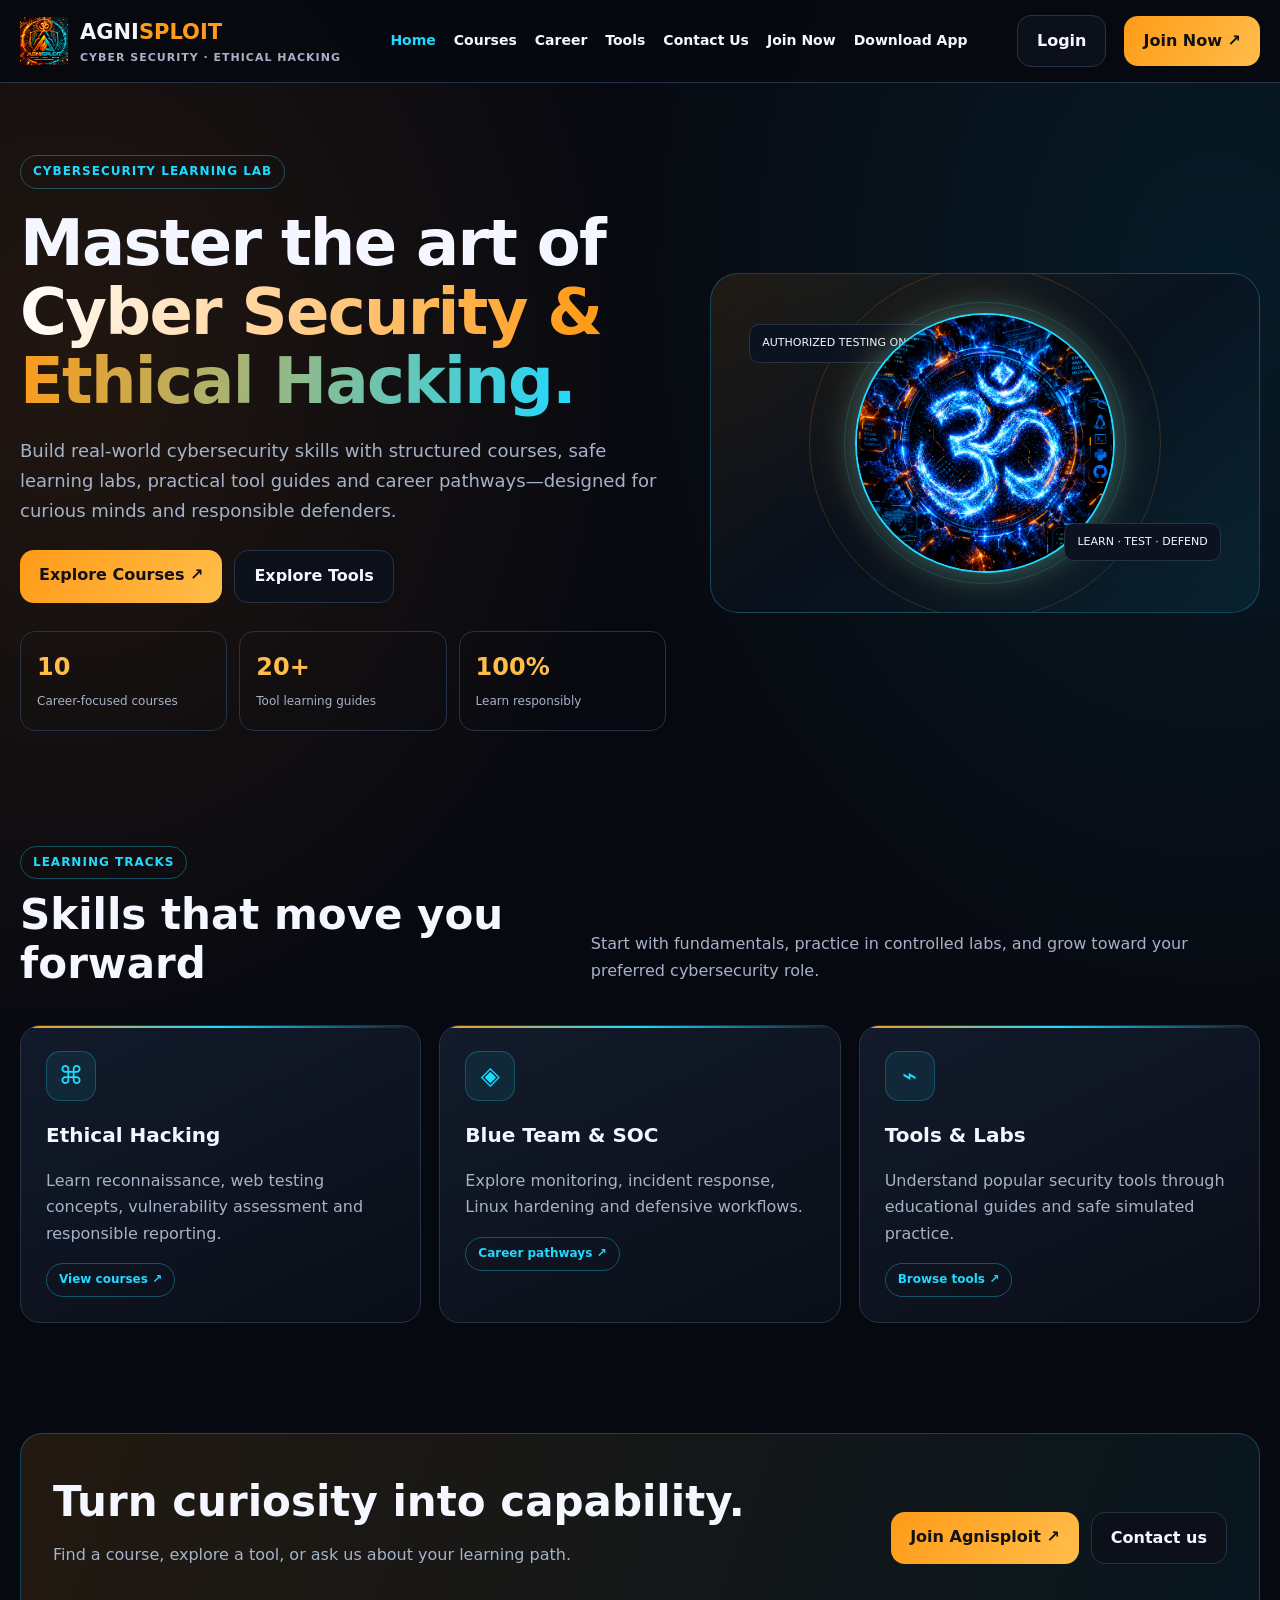
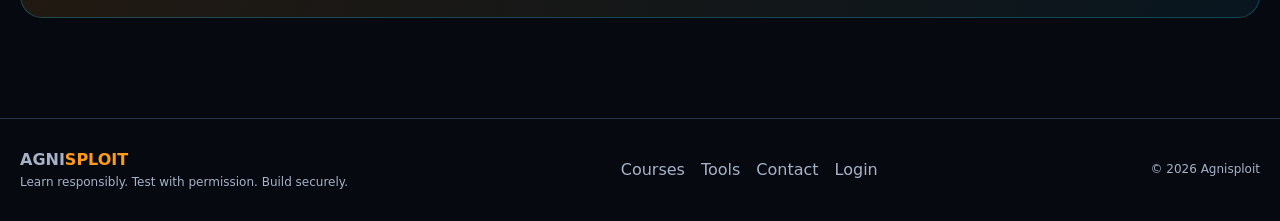
<file: index.html>
<!doctype html>
<html lang="en">

<head>
    <meta charset="utf-8">
    <meta name="viewport" content="width=device-width,initial-scale=1">
    <meta name="theme-color" content="#070910">
    <meta name="description"
        content="Agnisploit cybersecurity learning, Ethical Hacking courses, security tool guides and career pathways.">
    <title>Agnisploit | Cybersecurity Learning Lab</title>
    <link rel="icon" href="assets/logo.svg">
    <link rel="stylesheet" href="assets/style.css">
</head>

<body>
    <header>
        <div class="wrap nav"><a class="brand" href="index.html"><img src="assets/logo.svg" alt="Om">
                <div>AGNI<span>SPLOIT</span><small>CYBER SECURITY · ETHICAL HACKING</small></div>
            </a><button class="toggle" aria-label="Toggle menu">☰</button>
            <nav class="links"><a href="index.html" class="active">Home</a><a href="courses.html">Courses</a><a
                    href="career.html">Career</a><a href="tools.html">Tools</a><a href="contact.html">Contact Us</a><a
                    href="join.html">Join Now</a><a href="download.html">Download App</a></nav>
            <div class="actions"><a class="btn outline" href="login.html">Login</a><a class="btn primary"
                    href="join.html">Join Now ↗</a></div>
        </div>
    </header>
    <main>
        <section class="wrap hero">
            <div><span class="eyebrow">Cybersecurity learning lab</span>
                <h1>Master the art of <span>Cyber Security & Ethical Hacking.</span></h1>
                <p class="lead">Build real-world cybersecurity skills with structured courses, safe learning labs,
                    practical tool guides and career pathways—designed for curious minds and responsible defenders.</p>
                <div class="hero-actions"><a class="btn primary" href="courses.html">Explore Courses ↗</a><a class="btn"
                        href="tools.html">Explore Tools</a></div>
                <div class="stats">
                    <div class="stat"><strong>10</strong><span>Career-focused courses</span></div>
                    <div class="stat"><strong>20+</strong><span>Tool learning guides</span></div>
                    <div class="stat"><strong>100%</strong><span>Learn responsibly</span></div>
                </div>
            </div>
           
<div class="visual">
    <div class="float f1">AUTHORIZED TESTING ONLY</div>

    <img src="assets\agnisploit-photo.png.png"
         alt="Agnisploit Cybersecurity"
         class="hero-photo">

    <div class="float f2">LEARN · TEST · DEFEND</div>
</div>

        </section>
        <section class="section">
            <div class="wrap">
                <div class="head">
                    <div><span class="eyebrow">Learning tracks</span>
                        <h2>Skills that move you forward</h2>
                    </div>
                    <p>Start with fundamentals, practice in controlled labs, and grow toward your preferred
                        cybersecurity role.</p>
                </div>
                <div class="grid">
                    <article class="card">
                        <div class="icon">⌘</div>
                        <h3>Ethical Hacking</h3>
                        <p>Learn reconnaissance, web testing concepts, vulnerability assessment and responsible
                            reporting.</p><a class="tag" href="courses.html">View courses ↗</a>
                    </article>
                    <article class="card">
                        <div class="icon">◈</div>
                        <h3>Blue Team & SOC</h3>
                        <p>Explore monitoring, incident response, Linux hardening and defensive workflows.</p><a
                            class="tag" href="career.html">Career pathways ↗</a>
                    </article>
                    <article class="card">
                        <div class="icon">⌁</div>
                        <h3>Tools & Labs</h3>
                        <p>Understand popular security tools through educational guides and safe simulated practice.</p>
                        <a class="tag" href="tools.html">Browse tools ↗</a>
                    </article>
                </div>
            </div>
        </section>
        <section class="section">
            <div class="wrap cta">
                <div>
                    <h2>Turn curiosity into capability.</h2>
                    <p class="muted">Find a course, explore a tool, or ask us about your learning path.</p>
                </div>
                <div class="hero-actions"><a class="btn primary" href="join.html">Join Agnisploit ↗</a><a class="btn"
                        href="contact.html">Contact us</a></div>
            </div>
        </section>
    </main>
    <footer class="footer">
        <div class="wrap foot">
            <div><b>AGNI<span style="color:var(--orange)">SPLOIT</span></b>
                <div class="fine">Learn responsibly. Test with permission. Build securely.</div>
            </div>
            <div class="footlinks"><a href="courses.html">Courses</a><a href="tools.html">Tools</a><a
                    href="contact.html">Contact</a><a href="login.html">Login</a></div><span class="fine">© <span
                    id="year">2026</span> Agnisploit</span>
        </div>
    </footer>
    <script>document.querySelector('.toggle')?.addEventListener('click', () => document.querySelector('.links').classList.toggle('open')); document.getElementById('year').textContent = new Date().getFullYear();</script>
</body>

</html>
</file>
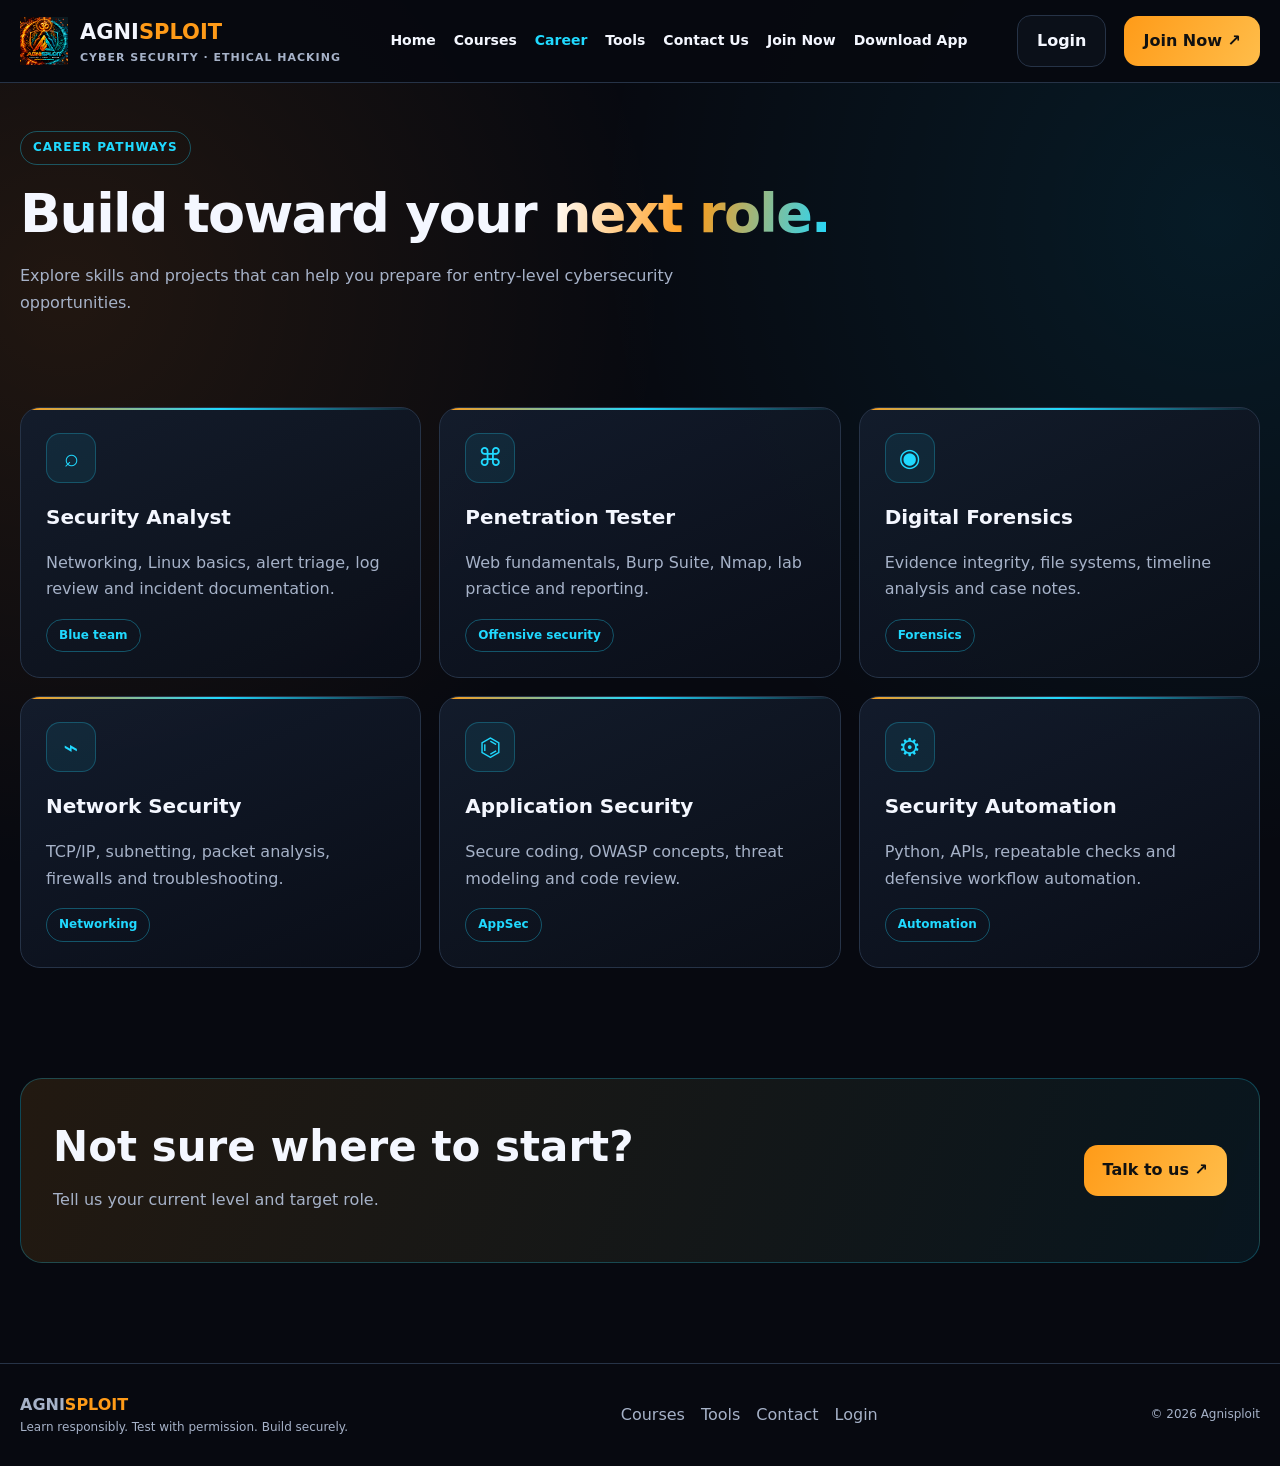
<file: career.html>
<!doctype html>
<html lang="en"><head><meta charset="utf-8"><meta name="viewport" content="width=device-width,initial-scale=1"><meta name="theme-color" content="#070910"><meta name="description" content="Agnisploit cybersecurity learning, ethical hacking courses, security tool guides and career pathways."><title>Cybersecurity Careers | Agnisploit</title><link rel="icon" href="assets/logo.svg"><link rel="stylesheet" href="assets/style.css"></head><body>
<header><div class="wrap nav"><a class="brand" href="index.html"><img src="assets/logo.svg" alt="Om"><div>AGNI<span>SPLOIT</span><small>CYBER SECURITY · ETHICAL HACKING</small></div></a><button class="toggle" aria-label="Toggle menu">☰</button><nav class="links"><a href="index.html">Home</a><a href="courses.html">Courses</a><a href="career.html" class="active">Career</a><a href="tools.html">Tools</a><a href="contact.html">Contact Us</a><a href="join.html">Join Now</a><a href="download.html">Download App</a></nav><div class="actions"><a class="btn outline" href="login.html">Login</a><a class="btn primary" href="join.html">Join Now ↗</a></div></div></header><main><section class="wrap pagehero"><span class="eyebrow">Career pathways</span><h1>Build toward your <span>next role.</span></h1><p>Explore skills and projects that can help you prepare for entry-level cybersecurity opportunities.</p></section><section class="section"><div class="wrap grid"><article class="card"><div class="icon">⌕</div><h3>Security Analyst</h3><p>Networking, Linux basics, alert triage, log review and incident documentation.</p><span class="tag">Blue team</span></article><article class="card"><div class="icon">⌘</div><h3>Penetration Tester</h3><p>Web fundamentals, Burp Suite, Nmap, lab practice and reporting.</p><span class="tag">Offensive security</span></article><article class="card"><div class="icon">◉</div><h3>Digital Forensics</h3><p>Evidence integrity, file systems, timeline analysis and case notes.</p><span class="tag">Forensics</span></article><article class="card"><div class="icon">⌁</div><h3>Network Security</h3><p>TCP/IP, subnetting, packet analysis, firewalls and troubleshooting.</p><span class="tag">Networking</span></article><article class="card"><div class="icon">⌬</div><h3>Application Security</h3><p>Secure coding, OWASP concepts, threat modeling and code review.</p><span class="tag">AppSec</span></article><article class="card"><div class="icon">⚙</div><h3>Security Automation</h3><p>Python, APIs, repeatable checks and defensive workflow automation.</p><span class="tag">Automation</span></article></div></section><section class="section"><div class="wrap cta"><div><h2>Not sure where to start?</h2><p class="muted">Tell us your current level and target role.</p></div><a class="btn primary" href="contact.html">Talk to us ↗</a></div></section></main>
<footer class="footer"><div class="wrap foot"><div><b>AGNI<span style="color:var(--orange)">SPLOIT</span></b><div class="fine">Learn responsibly. Test with permission. Build securely.</div></div><div class="footlinks"><a href="courses.html">Courses</a><a href="tools.html">Tools</a><a href="contact.html">Contact</a><a href="login.html">Login</a></div><span class="fine">© <span id="year">2026</span> Agnisploit</span></div></footer>
<script>document.querySelector('.toggle')?.addEventListener('click',()=>document.querySelector('.links').classList.toggle('open'));document.getElementById('year').textContent=new Date().getFullYear();</script></body></html>
</file>
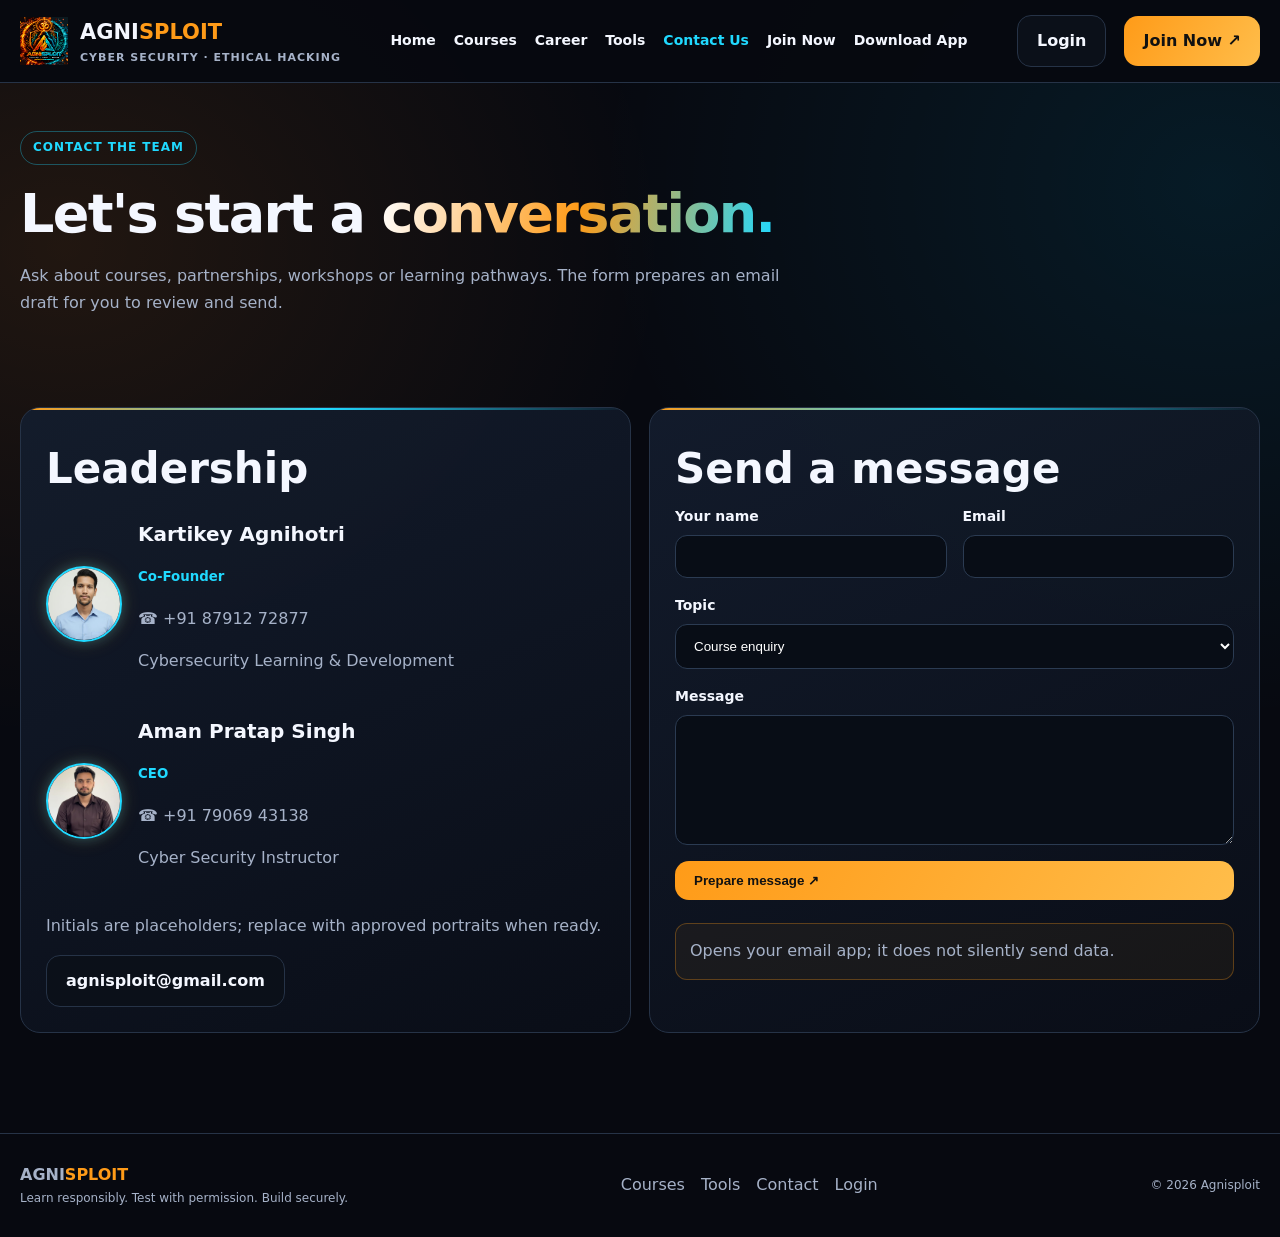
<file: contact.html>
<!doctype html>
<html lang="en">

<head>
    <meta charset="utf-8">
    <meta name="viewport" content="width=device-width,initial-scale=1">
    <meta name="theme-color" content="#070910">
    <meta name="description"
        content="Agnisploit cybersecurity learning, ethical hacking courses, security tool guides and career pathways.">
    <title>Contact Agnisploit</title>
    <link rel="icon" href="assets/logo.svg">
    <link rel="stylesheet" href="assets/style.css">
</head>

<body>
    <header>
        <div class="wrap nav"><a class="brand" href="index.html"><img src="assets/logo.svg" alt="Om">
                <div>AGNI<span>SPLOIT</span><small>CYBER SECURITY · ETHICAL HACKING</small></div>
            </a><button class="toggle" aria-label="Toggle menu">☰</button>
            <nav class="links"><a href="index.html">Home</a><a href="courses.html">Courses</a><a
                    href="career.html">Career</a><a href="tools.html">Tools</a><a href="contact.html"
                    class="active">Contact Us</a><a href="join.html">Join Now</a><a href="download.html">Download
                    App</a></nav>
            <div class="actions"><a class="btn outline" href="login.html">Login</a><a class="btn primary"
                    href="join.html">Join Now ↗</a></div>
        </div>
    </header>
    <main>
        <section class="wrap pagehero"><span class="eyebrow">Contact the team</span>
            <h1>Let's start a <span>conversation.</span></h1>
            <p>Ask about courses, partnerships, workshops or learning pathways. The form prepares an email draft for you
                to review and send.</p>
        </section>
        <section class="section">
            <div class="wrap grid two">
                <article class="card">
                    <h2>Leadership</h2>
                    <div class="profile">
                <img
                    src="assets/kartikey.jpeg"
                    alt="Kartikey Agnihotri - Co-Founder"
                    class="avatar profile-photo"
                >
                <div>
                    <h3>Kartikey Agnihotri</h3>
                    <small>Co-Founder</small>

                    <p class="phone-number">
                        ☎ <a href="tel:+918791272877">+91 87912 72877</a>
                    </p>

                    <p class="muted">Cybersecurity Learning & Development</p>
                </div>
            </div>

            <div class="profile">
                <img
                    src="assets/aman.jpeg"
                    alt="Aman Pratap Singh - CEO"
                    class="avatar profile-photo"
                >
                <div>
                    <h3>Aman Pratap Singh</h3>
                    <small>CEO</small>

                    <p class="phone-number">
                        ☎ <a href="tel:+917906943138">+91 79069 43138</a>
                    </p>

                    <p class="muted">Cyber Security Instructor</p>
                </div>
                    </div>
                    <p class="muted">Initials are placeholders; replace with approved portraits when ready.</p><a
                        class="btn" href="mailto:agnisploit@gmail.com">agnisploit@gmail.com</a>
                </article>
                <article class="card">
                    <h2>Send a message</h2>
                    <form id="contactForm" class="formgrid">
                        <div class="field"><label for="name">Your name</label><input id="name" name="name" required>
                        </div>
                        <div class="field"><label for="email">Email</label><input id="email" name="email" type="email"
                                required></div>
                        <div class="field full"><label for="topic">Topic</label><select id="topic" name="topic">
                                <option>Course enquiry</option>
                                <option>Workshop or partnership</option>
                                <option>General question</option>
                            </select></div>
                        <div class="field full"><label for="message">Message</label><textarea id="message"
                                name="message" required></textarea></div>
                        <div class="field full"><button class="btn primary" type="submit">Prepare message ↗</button>
                            <p id="status" class="notice">Opens your email app; it does not silently send data.</p>
                        </div>
                    </form>
                </article>
            </div>
        </section>
    </main>
    <footer class="footer">
        <div class="wrap foot">
            <div><b>AGNI<span style="color:var(--orange)">SPLOIT</span></b>
                <div class="fine">Learn responsibly. Test with permission. Build securely.</div>
            </div>
            <div class="footlinks"><a href="courses.html">Courses</a><a href="tools.html">Tools</a><a
                    href="contact.html">Contact</a><a href="login.html">Login</a></div><span class="fine">© <span
                    id="year">2026</span> Agnisploit</span>
        </div>
    </footer>
    <script>document.querySelector('.toggle')?.addEventListener('click', () => document.querySelector('.links').classList.toggle('open')); document.getElementById('year').textContent = new Date().getFullYear(); const f = document.getElementById('contactForm'); if (f) f.addEventListener('submit', e => { e.preventDefault(); const d = new FormData(f); const sub = encodeURIComponent('Agnisploit enquiry: ' + d.get('topic')); const b = encodeURIComponent('Name: ' + d.get('name') + '\nEmail: ' + d.get('email') + '\nTopic: ' + d.get('topic') + '\n\n' + d.get('message')); document.getElementById('status').textContent = 'Review the email draft and press Send.'; location.href = 'mailto:agnisploit@gmail.com?subject=' + sub + '&body=' + b })</script>
</body>

</html>
</file>
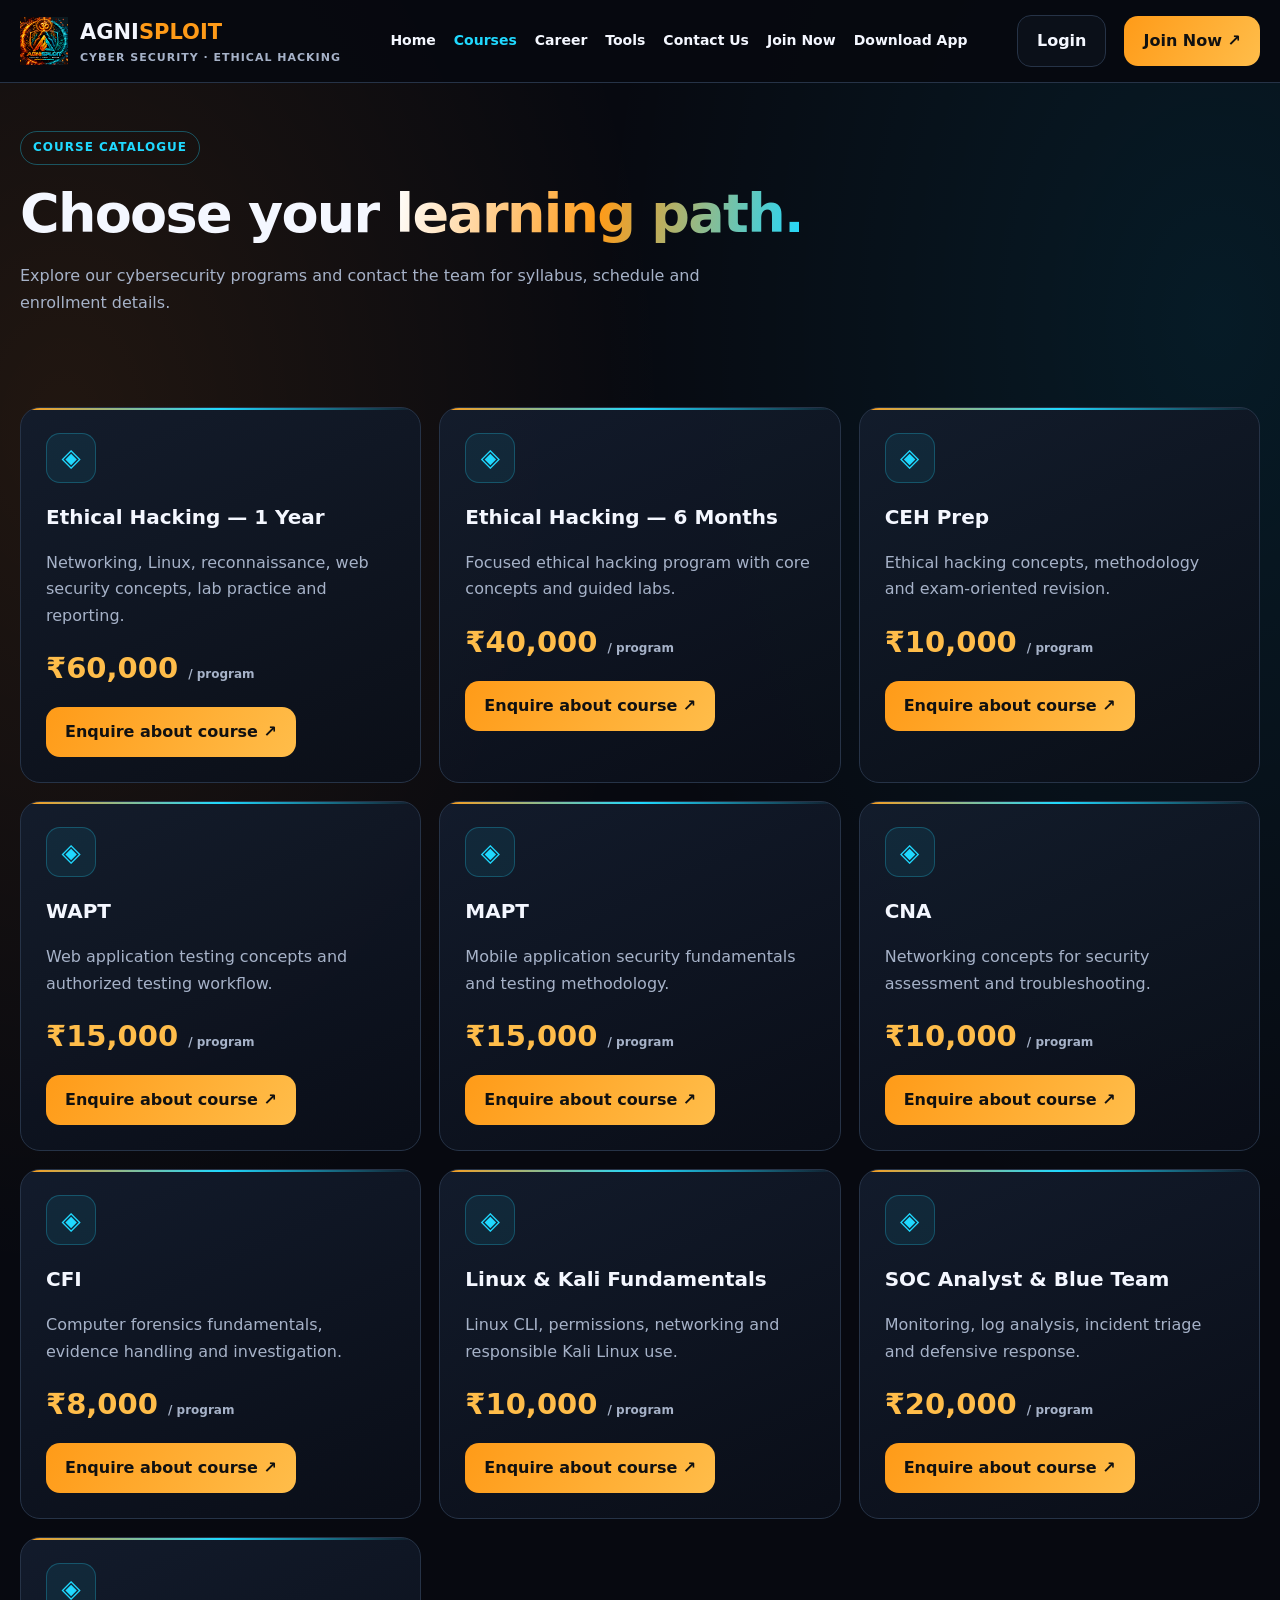
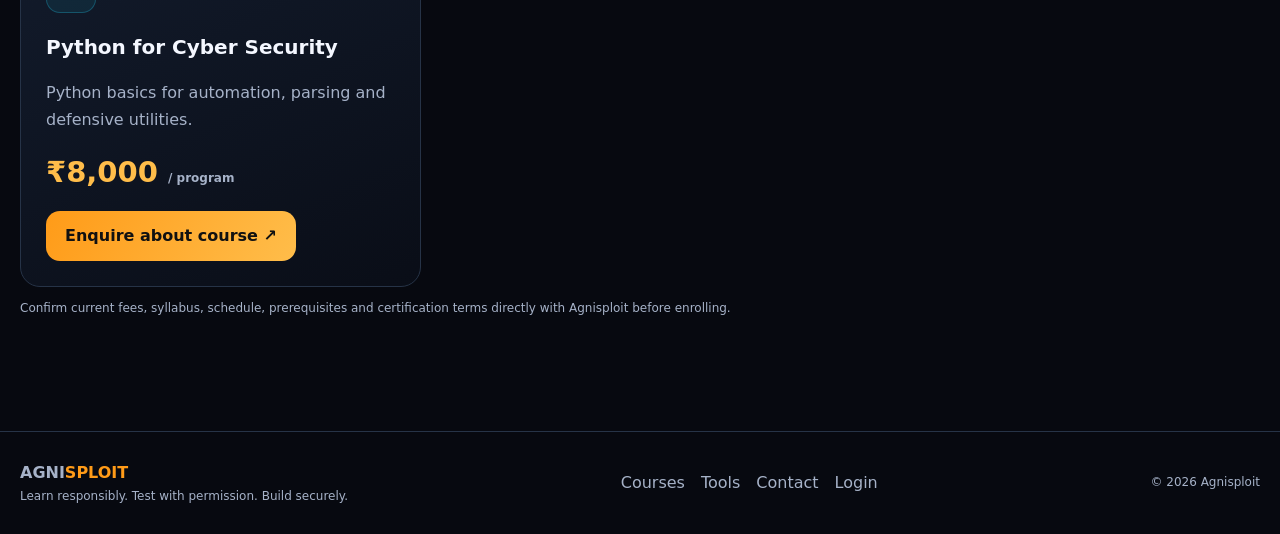
<file: courses.html>
<!doctype html>
<html lang="en"><head><meta charset="utf-8"><meta name="viewport" content="width=device-width,initial-scale=1"><meta name="theme-color" content="#070910"><meta name="description" content="Agnisploit cybersecurity learning, ethical hacking courses, security tool guides and career pathways."><title>Cybersecurity Courses | Agnisploit</title><link rel="icon" href="assets/logo.svg"><link rel="stylesheet" href="assets/style.css"></head><body>
<header><div class="wrap nav"><a class="brand" href="index.html"><img src="assets/logo.svg" alt="Om"><div>AGNI<span>SPLOIT</span><small>CYBER SECURITY · ETHICAL HACKING</small></div></a><button class="toggle" aria-label="Toggle menu">☰</button><nav class="links"><a href="index.html">Home</a><a href="courses.html" class="active">Courses</a><a href="career.html">Career</a><a href="tools.html">Tools</a><a href="contact.html">Contact Us</a><a href="join.html">Join Now</a><a href="download.html">Download App</a></nav><div class="actions"><a class="btn outline" href="login.html">Login</a><a class="btn primary" href="join.html">Join Now ↗</a></div></div></header><main><section class="wrap pagehero"><span class="eyebrow">Course catalogue</span><h1>Choose your <span>learning path.</span></h1><p>Explore our cybersecurity programs and contact the team for syllabus, schedule and enrollment details.</p></section><section class="section"><div class="wrap"><div class="grid"><article class="card"><div class="icon">◈</div><h3>Ethical Hacking — 1 Year</h3><p>Networking, Linux, reconnaissance, web security concepts, lab practice and reporting.</p><div class="price">₹60,000 <small>/ program</small></div><a class="btn primary" href="join.html">Enquire about course ↗</a></article><article class="card"><div class="icon">◈</div><h3>Ethical Hacking — 6 Months</h3><p>Focused ethical hacking program with core concepts and guided labs.</p><div class="price">₹40,000 <small>/ program</small></div><a class="btn primary" href="join.html">Enquire about course ↗</a></article><article class="card"><div class="icon">◈</div><h3>CEH Prep</h3><p>Ethical hacking concepts, methodology and exam-oriented revision.</p><div class="price">₹10,000 <small>/ program</small></div><a class="btn primary" href="join.html">Enquire about course ↗</a></article><article class="card"><div class="icon">◈</div><h3>WAPT</h3><p>Web application testing concepts and authorized testing workflow.</p><div class="price">₹15,000 <small>/ program</small></div><a class="btn primary" href="join.html">Enquire about course ↗</a></article><article class="card"><div class="icon">◈</div><h3>MAPT</h3><p>Mobile application security fundamentals and testing methodology.</p><div class="price">₹15,000 <small>/ program</small></div><a class="btn primary" href="join.html">Enquire about course ↗</a></article><article class="card"><div class="icon">◈</div><h3>CNA</h3><p>Networking concepts for security assessment and troubleshooting.</p><div class="price">₹10,000 <small>/ program</small></div><a class="btn primary" href="join.html">Enquire about course ↗</a></article><article class="card"><div class="icon">◈</div><h3>CFI</h3><p>Computer forensics fundamentals, evidence handling and investigation.</p><div class="price">₹8,000 <small>/ program</small></div><a class="btn primary" href="join.html">Enquire about course ↗</a></article><article class="card"><div class="icon">◈</div><h3>Linux & Kali Fundamentals</h3><p>Linux CLI, permissions, networking and responsible Kali Linux use.</p><div class="price">₹10,000 <small>/ program</small></div><a class="btn primary" href="join.html">Enquire about course ↗</a></article><article class="card"><div class="icon">◈</div><h3>SOC Analyst & Blue Team</h3><p>Monitoring, log analysis, incident triage and defensive response.</p><div class="price">₹20,000 <small>/ program</small></div><a class="btn primary" href="join.html">Enquire about course ↗</a></article><article class="card"><div class="icon">◈</div><h3>Python for Cyber Security</h3><p>Python basics for automation, parsing and defensive utilities.</p><div class="price">₹8,000 <small>/ program</small></div><a class="btn primary" href="join.html">Enquire about course ↗</a></article></div><p class="fine">Confirm current fees, syllabus, schedule, prerequisites and certification terms directly with Agnisploit before enrolling.</p></div></section></main>
<footer class="footer"><div class="wrap foot"><div><b>AGNI<span style="color:var(--orange)">SPLOIT</span></b><div class="fine">Learn responsibly. Test with permission. Build securely.</div></div><div class="footlinks"><a href="courses.html">Courses</a><a href="tools.html">Tools</a><a href="contact.html">Contact</a><a href="login.html">Login</a></div><span class="fine">© <span id="year">2026</span> Agnisploit</span></div></footer>
<script>document.querySelector('.toggle')?.addEventListener('click',()=>document.querySelector('.links').classList.toggle('open'));document.getElementById('year').textContent=new Date().getFullYear();</script></body></html>
</file>
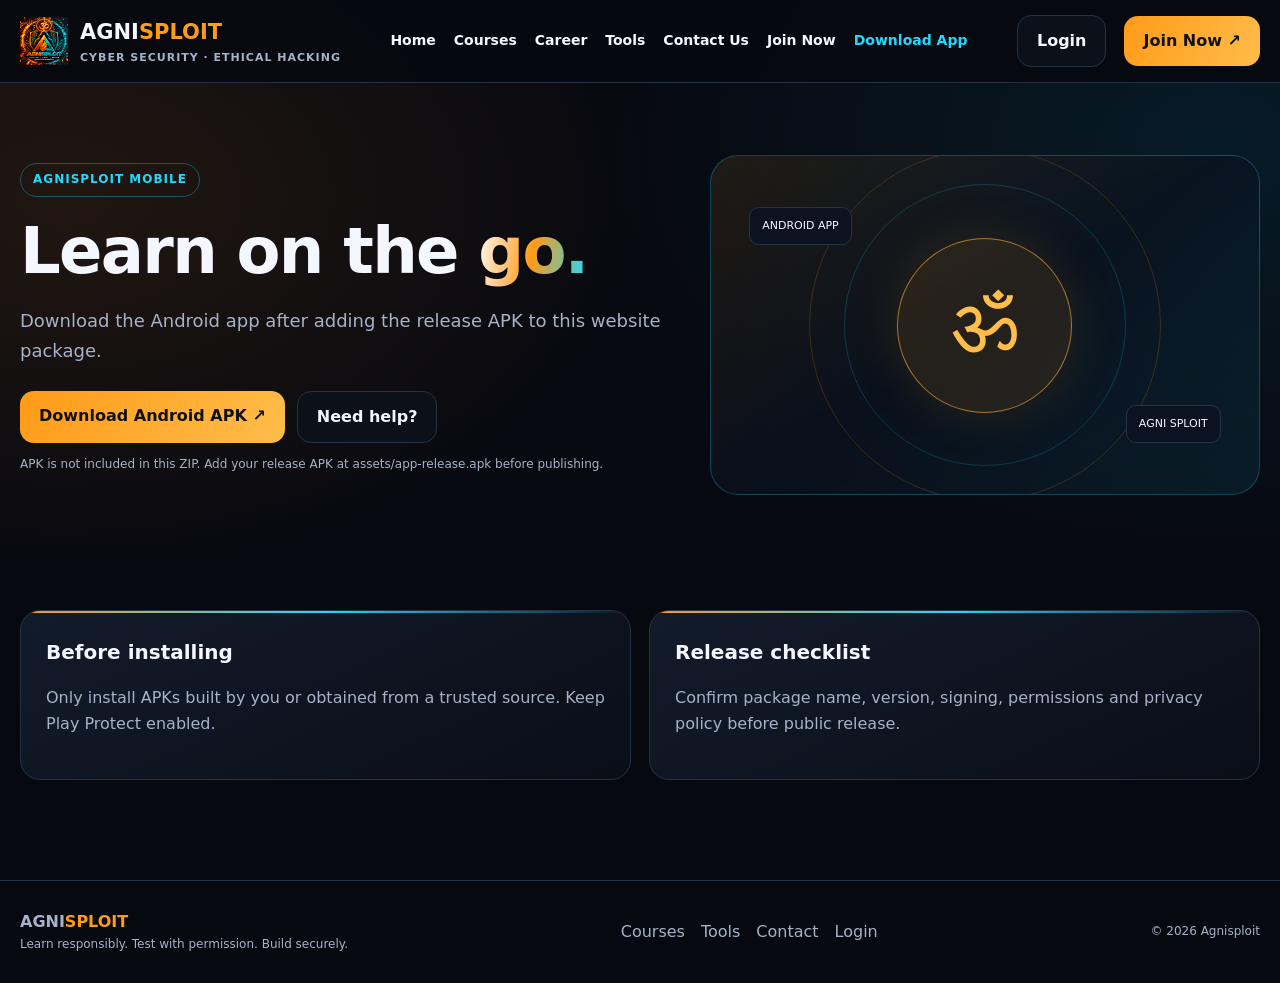
<file: download.html>
<!doctype html>
<html lang="en"><head><meta charset="utf-8"><meta name="viewport" content="width=device-width,initial-scale=1"><meta name="theme-color" content="#070910"><meta name="description" content="Agnisploit cybersecurity learning, ethical hacking courses, security tool guides and career pathways."><title>Download Agnisploit App</title><link rel="icon" href="assets/logo.svg"><link rel="stylesheet" href="assets/style.css"></head><body>
<header><div class="wrap nav"><a class="brand" href="index.html"><img src="assets/logo.svg" alt="Om"><div>AGNI<span>SPLOIT</span><small>CYBER SECURITY · ETHICAL HACKING</small></div></a><button class="toggle" aria-label="Toggle menu">☰</button><nav class="links"><a href="index.html">Home</a><a href="courses.html">Courses</a><a href="career.html">Career</a><a href="tools.html">Tools</a><a href="contact.html">Contact Us</a><a href="join.html">Join Now</a><a href="download.html" class="active">Download App</a></nav><div class="actions"><a class="btn outline" href="login.html">Login</a><a class="btn primary" href="join.html">Join Now ↗</a></div></div></header><main><section class="wrap hero"><div><span class="eyebrow">Agnisploit mobile</span><h1>Learn on the <span>go.</span></h1><p class="lead">Download the Android app after adding the release APK to this website package.</p><div class="hero-actions"><a class="btn primary" href="assets/app-release.apk" download>Download Android APK ↗</a><a class="btn" href="contact.html">Need help?</a></div><p class="fine">APK is not included in this ZIP. Add your release APK at assets/app-release.apk before publishing.</p></div><div class="visual"><div class="orb">ॐ</div><div class="float f1">ANDROID APP</div><div class="float f2">AGNI SPLOIT</div></div></section><section class="section"><div class="wrap grid two"><article class="card"><h3>Before installing</h3><p>Only install APKs built by you or obtained from a trusted source. Keep Play Protect enabled.</p></article><article class="card"><h3>Release checklist</h3><p>Confirm package name, version, signing, permissions and privacy policy before public release.</p></article></div></section></main>
<footer class="footer"><div class="wrap foot"><div><b>AGNI<span style="color:var(--orange)">SPLOIT</span></b><div class="fine">Learn responsibly. Test with permission. Build securely.</div></div><div class="footlinks"><a href="courses.html">Courses</a><a href="tools.html">Tools</a><a href="contact.html">Contact</a><a href="login.html">Login</a></div><span class="fine">© <span id="year">2026</span> Agnisploit</span></div></footer>
<script>document.querySelector('.toggle')?.addEventListener('click',()=>document.querySelector('.links').classList.toggle('open'));document.getElementById('year').textContent=new Date().getFullYear();</script></body></html>
</file>
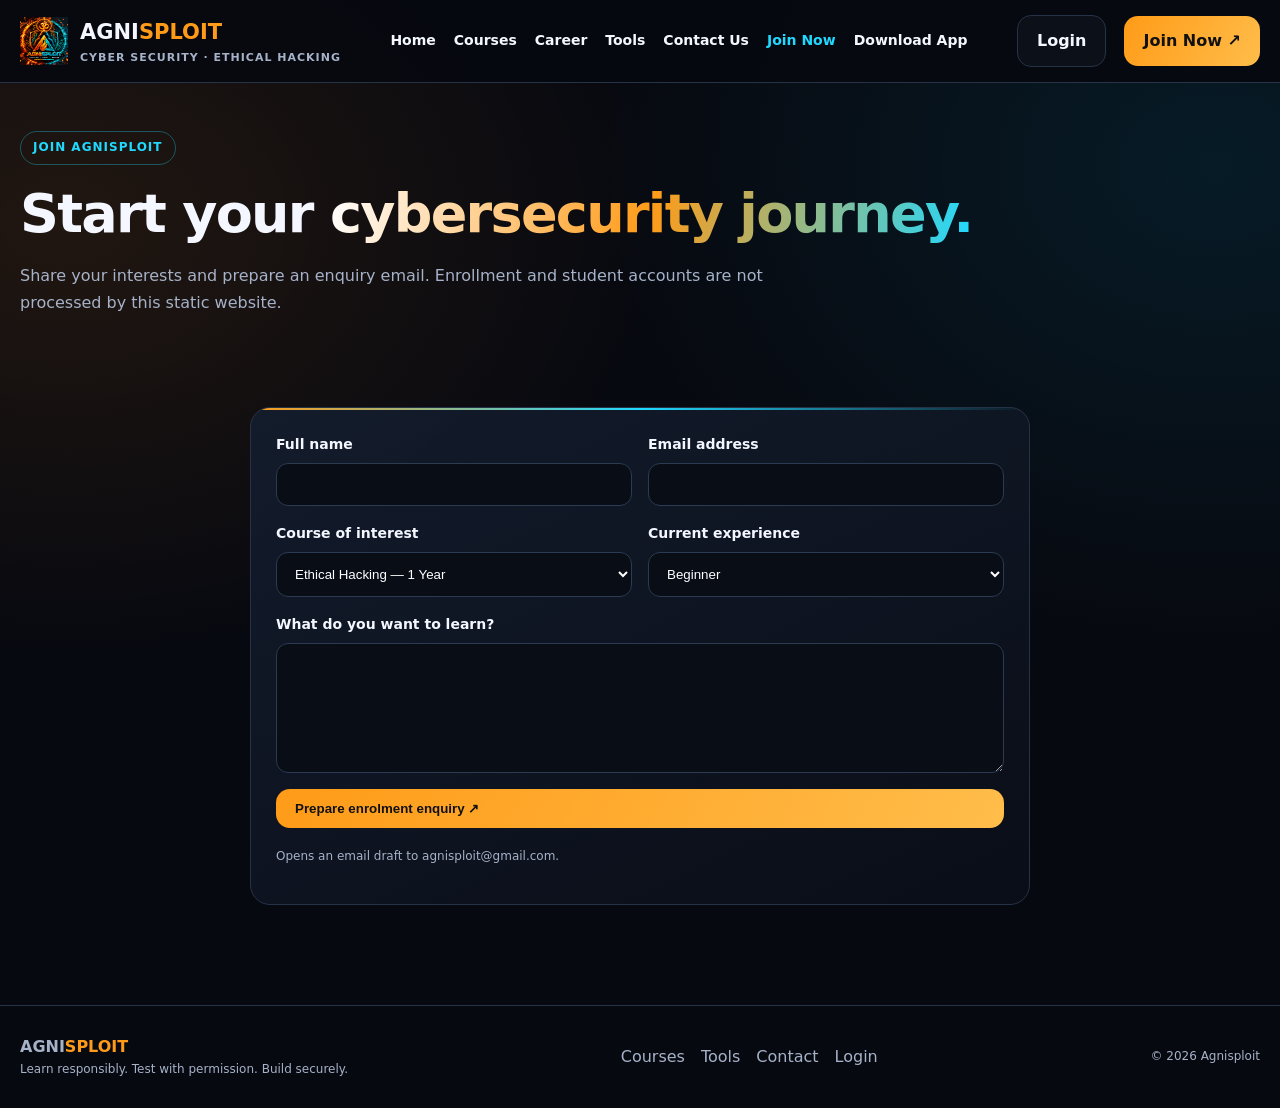
<file: join.html>
<!doctype html>
<html lang="en"><head><meta charset="utf-8"><meta name="viewport" content="width=device-width,initial-scale=1"><meta name="theme-color" content="#070910"><meta name="description" content="Agnisploit cybersecurity learning, ethical hacking courses, security tool guides and career pathways."><title>Join Agnisploit</title><link rel="icon" href="assets/logo.svg"><link rel="stylesheet" href="assets/style.css"></head><body>
<header><div class="wrap nav"><a class="brand" href="index.html"><img src="assets/logo.svg" alt="Om"><div>AGNI<span>SPLOIT</span><small>CYBER SECURITY · ETHICAL HACKING</small></div></a><button class="toggle" aria-label="Toggle menu">☰</button><nav class="links"><a href="index.html">Home</a><a href="courses.html">Courses</a><a href="career.html">Career</a><a href="tools.html">Tools</a><a href="contact.html">Contact Us</a><a href="join.html" class="active">Join Now</a><a href="download.html">Download App</a></nav><div class="actions"><a class="btn outline" href="login.html">Login</a><a class="btn primary" href="join.html">Join Now ↗</a></div></div></header><main><section class="wrap pagehero"><span class="eyebrow">Join Agnisploit</span><h1>Start your <span>cybersecurity journey.</span></h1><p>Share your interests and prepare an enquiry email. Enrollment and student accounts are not processed by this static website.</p></section><section class="section"><div class="wrap"><div class="card formcard"><form id="joinForm" class="formgrid"><div class="field"><label for="fullName">Full name</label><input id="fullName" name="fullName" required></div><div class="field"><label for="joinEmail">Email address</label><input id="joinEmail" name="email" type="email" required></div><div class="field"><label for="course">Course of interest</label><select id="course" name="course"><option>Ethical Hacking — 1 Year</option><option>Ethical Hacking — 6 Months</option><option>CEH Prep</option><option>WAPT</option><option>MAPT</option><option>CNA</option><option>CFI</option><option>Linux & Kali Fundamentals</option><option>SOC Analyst & Blue Team</option><option>Python for Cyber Security</option><option>Not sure yet</option></select></div><div class="field"><label for="level">Current experience</label><select id="level" name="level"><option>Beginner</option><option>Some hands-on practice</option><option>Intermediate</option></select></div><div class="field full"><label for="goals">What do you want to learn?</label><textarea id="goals" name="goals"></textarea></div><div class="field full"><button class="btn primary" type="submit">Prepare enrolment enquiry ↗</button><p id="joinStatus" class="fine">Opens an email draft to agnisploit@gmail.com.</p></div></form></div></div></section></main>
<footer class="footer"><div class="wrap foot"><div><b>AGNI<span style="color:var(--orange)">SPLOIT</span></b><div class="fine">Learn responsibly. Test with permission. Build securely.</div></div><div class="footlinks"><a href="courses.html">Courses</a><a href="tools.html">Tools</a><a href="contact.html">Contact</a><a href="login.html">Login</a></div><span class="fine">© <span id="year">2026</span> Agnisploit</span></div></footer>
<script>document.querySelector('.toggle')?.addEventListener('click',()=>document.querySelector('.links').classList.toggle('open'));document.getElementById('year').textContent=new Date().getFullYear();const f=document.getElementById('joinForm');if(f)f.addEventListener('submit',e=>{e.preventDefault();const d=new FormData(f);const sub=encodeURIComponent('Course enquiry: '+d.get('course'));const b=encodeURIComponent('Name: '+d.get('fullName')+'\nEmail: '+d.get('email')+'\nCourse: '+d.get('course')+'\nExperience: '+d.get('level')+'\nGoals: '+d.get('goals'));document.getElementById('joinStatus').textContent='Review the email draft and press Send.';location.href='mailto:agnisploit@gmail.com?subject='+sub+'&body='+b})</script></body></html>
</file>
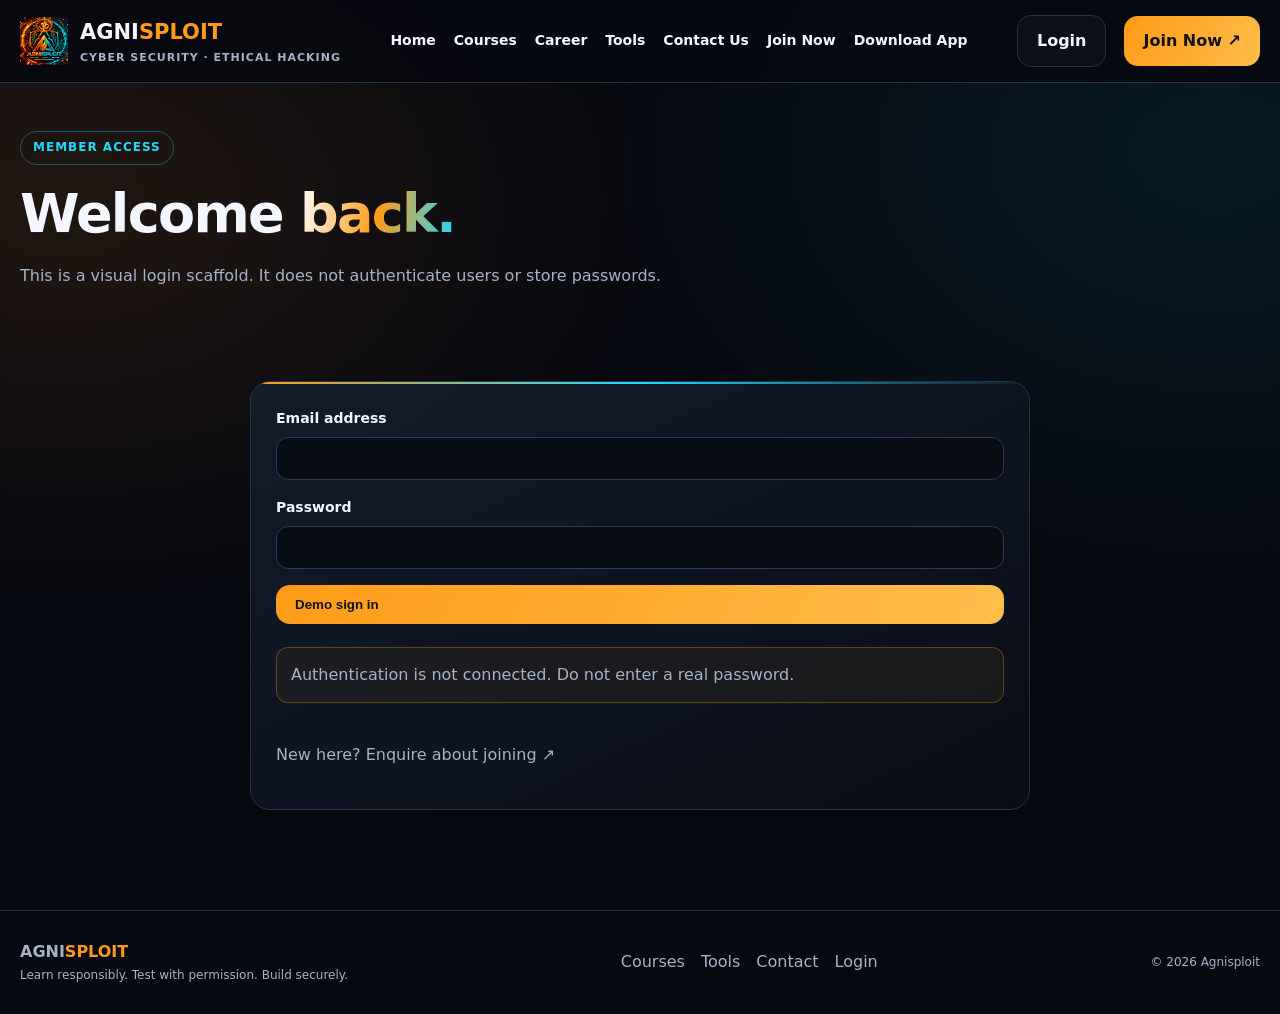
<file: login.html>
<!doctype html>
<html lang="en"><head><meta charset="utf-8"><meta name="viewport" content="width=device-width,initial-scale=1"><meta name="theme-color" content="#070910"><meta name="description" content="Agnisploit cybersecurity learning, ethical hacking courses, security tool guides and career pathways."><title>Login | Agnisploit</title><link rel="icon" href="assets/logo.svg"><link rel="stylesheet" href="assets/style.css"></head><body>
<header><div class="wrap nav"><a class="brand" href="index.html"><img src="assets/logo.svg" alt="Om"><div>AGNI<span>SPLOIT</span><small>CYBER SECURITY · ETHICAL HACKING</small></div></a><button class="toggle" aria-label="Toggle menu">☰</button><nav class="links"><a href="index.html">Home</a><a href="courses.html">Courses</a><a href="career.html">Career</a><a href="tools.html">Tools</a><a href="contact.html">Contact Us</a><a href="join.html">Join Now</a><a href="download.html">Download App</a></nav><div class="actions"><a class="btn outline" href="login.html">Login</a><a class="btn primary" href="join.html">Join Now ↗</a></div></div></header><main><section class="wrap pagehero"><span class="eyebrow">Member access</span><h1>Welcome <span>back.</span></h1><p>This is a visual login scaffold. It does not authenticate users or store passwords.</p></section><section class="section"><div class="wrap"><div class="card formcard"><form id="loginForm" class="formgrid"><div class="field full"><label for="loginEmail">Email address</label><input id="loginEmail" type="email" autocomplete="username" required></div><div class="field full"><label for="loginPassword">Password</label><input id="loginPassword" type="password" autocomplete="current-password" required></div><div class="field full"><button class="btn primary" type="submit">Demo sign in</button><p id="loginStatus" class="notice">Authentication is not connected. Do not enter a real password.</p><p>New here? <a href="join.html">Enquire about joining ↗</a></p></div></form></div></div></section></main>
<footer class="footer"><div class="wrap foot"><div><b>AGNI<span style="color:var(--orange)">SPLOIT</span></b><div class="fine">Learn responsibly. Test with permission. Build securely.</div></div><div class="footlinks"><a href="courses.html">Courses</a><a href="tools.html">Tools</a><a href="contact.html">Contact</a><a href="login.html">Login</a></div><span class="fine">© <span id="year">2026</span> Agnisploit</span></div></footer>
<script>document.querySelector('.toggle')?.addEventListener('click',()=>document.querySelector('.links').classList.toggle('open'));document.getElementById('year').textContent=new Date().getFullYear();const f=document.getElementById('loginForm');if(f)f.addEventListener('submit',e=>{e.preventDefault();document.getElementById('loginStatus').textContent='Demo only: no account signed in. Connect Firebase or Supabase authentication before production.'})</script></body></html>
</file>
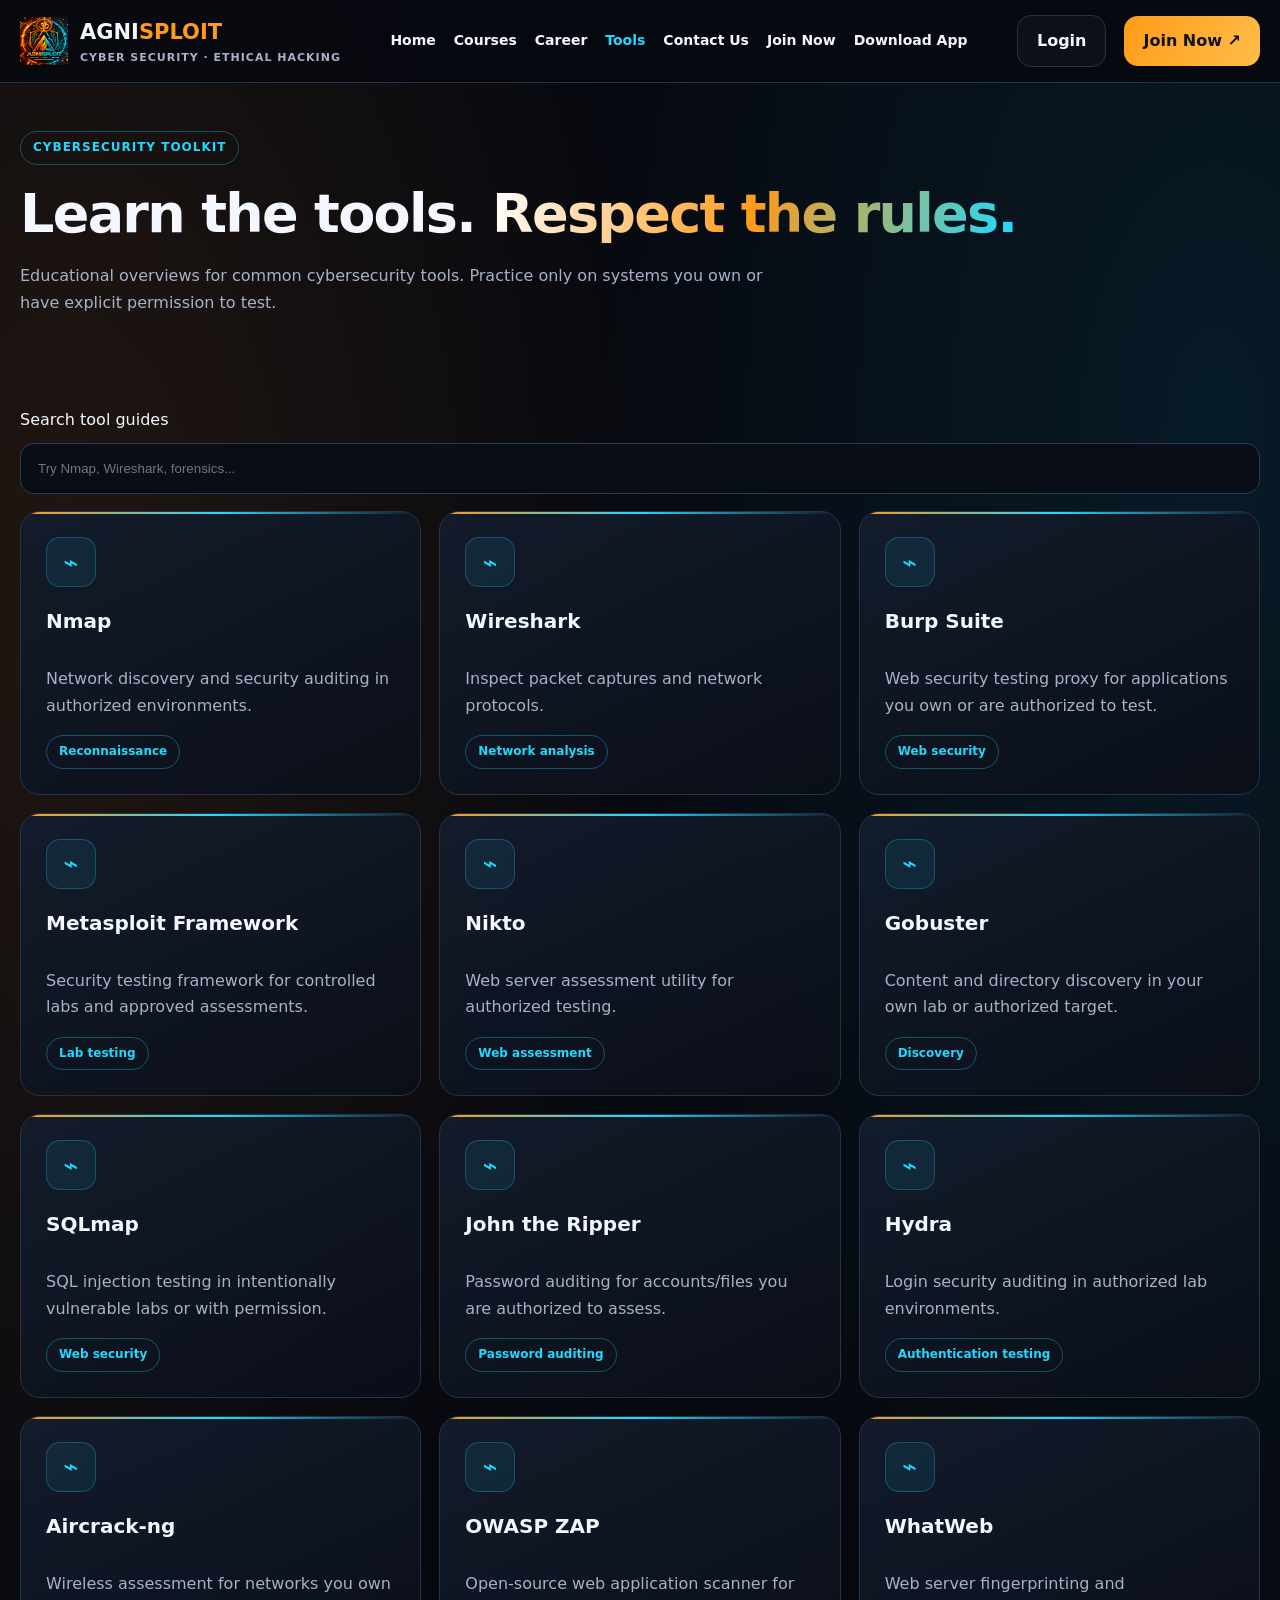
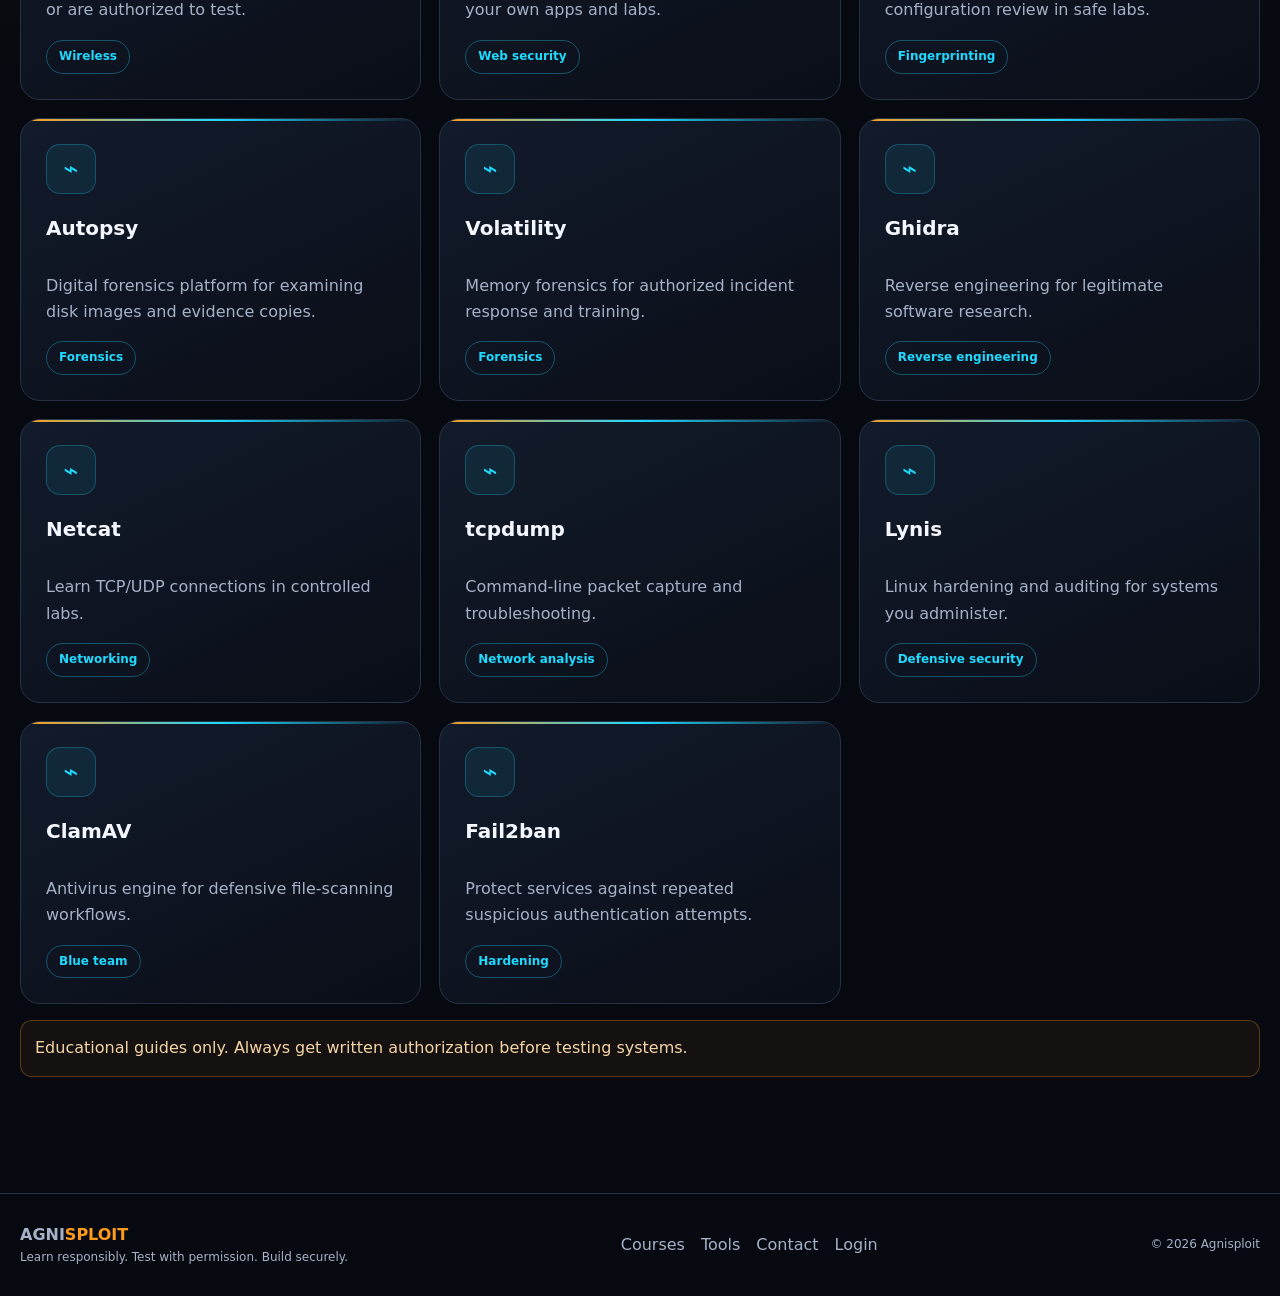
<file: tools.html>
<!doctype html>
<html lang="en"><head><meta charset="utf-8"><meta name="viewport" content="width=device-width,initial-scale=1"><meta name="theme-color" content="#070910"><meta name="description" content="Agnisploit cybersecurity learning, ethical hacking courses, security tool guides and career pathways."><title>Cybersecurity Tools | Agnisploit</title><link rel="icon" href="assets/logo.svg"><link rel="stylesheet" href="assets/style.css"></head><body>
<header><div class="wrap nav"><a class="brand" href="index.html"><img src="assets/logo.svg" alt="Om"><div>AGNI<span>SPLOIT</span><small>CYBER SECURITY · ETHICAL HACKING</small></div></a><button class="toggle" aria-label="Toggle menu">☰</button><nav class="links"><a href="index.html">Home</a><a href="courses.html">Courses</a><a href="career.html">Career</a><a href="tools.html" class="active">Tools</a><a href="contact.html">Contact Us</a><a href="join.html">Join Now</a><a href="download.html">Download App</a></nav><div class="actions"><a class="btn outline" href="login.html">Login</a><a class="btn primary" href="join.html">Join Now ↗</a></div></div></header><main><section class="wrap pagehero"><span class="eyebrow">Cybersecurity toolkit</span><h1>Learn the tools. <span>Respect the rules.</span></h1><p>Educational overviews for common cybersecurity tools. Practice only on systems you own or have explicit permission to test.</p></section><section class="section"><div class="wrap"><label for="toolSearch">Search tool guides</label><input class="search" id="toolSearch" type="search" placeholder="Try Nmap, Wireshark, forensics..."><div class="grid" id="toolGrid"><article class="card tool" data-search="nmap network discovery and security auditing in authorized environments. reconnaissance"><div class="icon">⌁</div><h3>Nmap</h3><p>Network discovery and security auditing in authorized environments.</p><span class="tag">Reconnaissance</span></article><article class="card tool" data-search="wireshark inspect packet captures and network protocols. network analysis"><div class="icon">⌁</div><h3>Wireshark</h3><p>Inspect packet captures and network protocols.</p><span class="tag">Network analysis</span></article><article class="card tool" data-search="burp suite web security testing proxy for applications you own or are authorized to test. web security"><div class="icon">⌁</div><h3>Burp Suite</h3><p>Web security testing proxy for applications you own or are authorized to test.</p><span class="tag">Web security</span></article><article class="card tool" data-search="metasploit framework security testing framework for controlled labs and approved assessments. lab testing"><div class="icon">⌁</div><h3>Metasploit Framework</h3><p>Security testing framework for controlled labs and approved assessments.</p><span class="tag">Lab testing</span></article><article class="card tool" data-search="nikto web server assessment utility for authorized testing. web assessment"><div class="icon">⌁</div><h3>Nikto</h3><p>Web server assessment utility for authorized testing.</p><span class="tag">Web assessment</span></article><article class="card tool" data-search="gobuster content and directory discovery in your own lab or authorized target. discovery"><div class="icon">⌁</div><h3>Gobuster</h3><p>Content and directory discovery in your own lab or authorized target.</p><span class="tag">Discovery</span></article><article class="card tool" data-search="sqlmap sql injection testing in intentionally vulnerable labs or with permission. web security"><div class="icon">⌁</div><h3>SQLmap</h3><p>SQL injection testing in intentionally vulnerable labs or with permission.</p><span class="tag">Web security</span></article><article class="card tool" data-search="john the ripper password auditing for accounts/files you are authorized to assess. password auditing"><div class="icon">⌁</div><h3>John the Ripper</h3><p>Password auditing for accounts/files you are authorized to assess.</p><span class="tag">Password auditing</span></article><article class="card tool" data-search="hydra login security auditing in authorized lab environments. authentication testing"><div class="icon">⌁</div><h3>Hydra</h3><p>Login security auditing in authorized lab environments.</p><span class="tag">Authentication testing</span></article><article class="card tool" data-search="aircrack-ng wireless assessment for networks you own or are authorized to test. wireless"><div class="icon">⌁</div><h3>Aircrack-ng</h3><p>Wireless assessment for networks you own or are authorized to test.</p><span class="tag">Wireless</span></article><article class="card tool" data-search="owasp zap open-source web application scanner for your own apps and labs. web security"><div class="icon">⌁</div><h3>OWASP ZAP</h3><p>Open-source web application scanner for your own apps and labs.</p><span class="tag">Web security</span></article><article class="card tool" data-search="whatweb web server fingerprinting and configuration review in safe labs. fingerprinting"><div class="icon">⌁</div><h3>WhatWeb</h3><p>Web server fingerprinting and configuration review in safe labs.</p><span class="tag">Fingerprinting</span></article><article class="card tool" data-search="autopsy digital forensics platform for examining disk images and evidence copies. forensics"><div class="icon">⌁</div><h3>Autopsy</h3><p>Digital forensics platform for examining disk images and evidence copies.</p><span class="tag">Forensics</span></article><article class="card tool" data-search="volatility memory forensics for authorized incident response and training. forensics"><div class="icon">⌁</div><h3>Volatility</h3><p>Memory forensics for authorized incident response and training.</p><span class="tag">Forensics</span></article><article class="card tool" data-search="ghidra reverse engineering for legitimate software research. reverse engineering"><div class="icon">⌁</div><h3>Ghidra</h3><p>Reverse engineering for legitimate software research.</p><span class="tag">Reverse engineering</span></article><article class="card tool" data-search="netcat learn tcp/udp connections in controlled labs. networking"><div class="icon">⌁</div><h3>Netcat</h3><p>Learn TCP/UDP connections in controlled labs.</p><span class="tag">Networking</span></article><article class="card tool" data-search="tcpdump command-line packet capture and troubleshooting. network analysis"><div class="icon">⌁</div><h3>tcpdump</h3><p>Command-line packet capture and troubleshooting.</p><span class="tag">Network analysis</span></article><article class="card tool" data-search="lynis linux hardening and auditing for systems you administer. defensive security"><div class="icon">⌁</div><h3>Lynis</h3><p>Linux hardening and auditing for systems you administer.</p><span class="tag">Defensive security</span></article><article class="card tool" data-search="clamav antivirus engine for defensive file-scanning workflows. blue team"><div class="icon">⌁</div><h3>ClamAV</h3><p>Antivirus engine for defensive file-scanning workflows.</p><span class="tag">Blue team</span></article><article class="card tool" data-search="fail2ban protect services against repeated suspicious authentication attempts. hardening"><div class="icon">⌁</div><h3>Fail2ban</h3><p>Protect services against repeated suspicious authentication attempts.</p><span class="tag">Hardening</span></article></div><p id="noTools" class="notice hidden">No matching tools. Try another search.</p><p class="notice">Educational guides only. Always get written authorization before testing systems.</p></div></section></main>
<footer class="footer"><div class="wrap foot"><div><b>AGNI<span style="color:var(--orange)">SPLOIT</span></b><div class="fine">Learn responsibly. Test with permission. Build securely.</div></div><div class="footlinks"><a href="courses.html">Courses</a><a href="tools.html">Tools</a><a href="contact.html">Contact</a><a href="login.html">Login</a></div><span class="fine">© <span id="year">2026</span> Agnisploit</span></div></footer>
<script>document.querySelector('.toggle')?.addEventListener('click',()=>document.querySelector('.links').classList.toggle('open'));document.getElementById('year').textContent=new Date().getFullYear();const s=document.getElementById('toolSearch');if(s){const cs=[...document.querySelectorAll('#toolGrid .tool')];s.addEventListener('input',()=>{let n=0;cs.forEach(c=>{let ok=c.dataset.search.includes(s.value.toLowerCase().trim());c.classList.toggle('hidden',!ok);if(ok)n++});document.getElementById('noTools').classList.toggle('hidden',n!==0)})}</script></body></html>
</file>
<file: assets/style.css>
* {
    box-sizing: border-box
}

:root {
    --bg: #070910;
    --panel: #101624;
    --text: #f4f7ff;
    --muted: #a6b2c8;
    --orange: #ff9b18;
    --blue: #20d9ff;
    --line: #263347
}

body {
    margin: 0;
    background: radial-gradient(ellipse at 5% 20%, #ff89151b, transparent 35%), radial-gradient(ellipse at 95% 15%, #00c8ff18, transparent 36%), var(--bg);
    color: var(--text);
    font: 16px/1.65 Inter, system-ui, sans-serif
}

a {
    color: inherit;
    text-decoration: none
}

.wrap {
    width: min(1340px, calc(100% - 40px));
    margin: auto
}

header {
    position: sticky;
    top: 0;
    z-index: 9;
    background: #070910ed;
    border-bottom: 1px solid #263347
}

.nav {
    min-height: 82px;
    display: flex;
    align-items: center;
    justify-content: space-between;
    gap: 20px
}

.brand {
    display: flex;
    align-items: center;
    gap: 12px;
    font-weight: 900;
    font-size: 21px
}

.brand img {
    width: 48px
}

.brand span {
    color: var(--orange)
}

.brand small {
    display: block;
    color: var(--muted);
    font-size: 11px;
    letter-spacing: 1px
}

.links,
.actions {
    display: flex;
    align-items: center;
    gap: 18px
}

.links {
    font-size: 14px;
    font-weight: 700
}

.links a:hover,
.active {
    color: var(--blue)
}

.btn {
    display: inline-flex;
    padding: 12px 19px;
    border: 1px solid var(--line);
    border-radius: 14px;
    font-weight: 800;
    background: #0b1019;
    cursor: pointer
}

.primary {
    background: linear-gradient(120deg, var(--orange), #ffbd4a);
    color: #111;
    border: 0
}

.toggle {
    display: none;
    background: #101624;
    color: white;
    border: 1px solid var(--line);
    padding: 9px;
    border-radius: 10px
}

.hero {
    padding: 72px 0 60px;
    display: grid;
    grid-template-columns: 1.08fr .92fr;
    gap: 44px;
    align-items: center
}

.eyebrow,
.tag {
    display: inline-block;
    border: 1px solid #20d9ff55;
    border-radius: 999px;
    padding: 6px 12px;
    color: var(--blue);
    font-size: 12px;
    font-weight: 800
}

.eyebrow {
    letter-spacing: 1px;
    text-transform: uppercase
}

h1 {
    font-size: clamp(40px, 5vw, 68px);
    line-height: 1.08;
    letter-spacing: -1.7px;
    margin: 20px 0
}

h1 span {
    background: linear-gradient(100deg, #fff, var(--orange), var(--blue));
    background-clip: text;
    color: transparent
}

h2 {
    font-size: clamp(28px, 3.4vw, 42px);
    line-height: 1.15;
    margin: 12px 0
}

h3 {
    font-size: 20px;
    margin: 0 0 12px
}

.lead {
    font-size: 18px;
    color: var(--muted)
}

.hero-actions {
    display: flex;
    flex-wrap: wrap;
    gap: 12px;
    margin-top: 25px
}

.visual {
    min-height: 340px;
    border: 1px solid #20d9ff40;
    border-radius: 28px;
    background: linear-gradient(145deg, #ff9b181a, #0a121fc9, #20d9ff14);
    display: grid;
    place-items: center;
    position: relative;
    overflow: hidden
}

.visual:before,
.visual:after {
    content: '';
    position: absolute;
    border: 1px solid #20d9ff30;
    border-radius: 50%;
    width: 280px;
    height: 280px
}

.visual:after {
    width: 350px;
    height: 350px;
    border-color: #ff9b1830
}

.orb {
    z-index: 1;
    width: 175px;
    height: 175px;
    border-radius: 50%;
    display: grid;
    place-items: center;
    border: 1px solid #ffb13b99;
    background: #ff9b181c;
    box-shadow: 0 0 50px #ff9b1822;
    font-size: 80px;
    color: #ffbd4a
}

.float {
    position: absolute;
    z-index: 2;
    background: #0c1320;
    border: 1px solid var(--line);
    padding: 9px 12px;
    border-radius: 10px;
    font-size: 11px
}

.f1 {
    top: 15%;
    left: 7%
}

.f2 {
    bottom: 15%;
    right: 7%
}

.section {
    padding: 55px 0
}

.head {
    display: flex;
    justify-content: space-between;
    align-items: end;
    gap: 20px;
    margin-bottom: 25px
}

.head p,
.muted,
.card p {
    color: var(--muted)
}

.grid {
    display: grid;
    grid-template-columns: repeat(3, minmax(0, 1fr));
    gap: 18px
}

.two {
    grid-template-columns: repeat(2, minmax(0, 1fr))
}

.card {
    min-width: 0;
    padding: 25px;
    border: 1px solid var(--line);
    border-radius: 20px;
    background: linear-gradient(155deg, #131c2cf5, #0a0e17f5);
    position: relative;
    overflow: hidden;
    transition: .2s
}

.card:before {
    content: '';
    position: absolute;
    top: 0;
    left: 0;
    right: 0;
    height: 2px;
    background: linear-gradient(90deg, var(--orange), var(--blue), transparent)
}

.card:hover {
    transform: translateY(-4px);
    border-color: #20d9ff75
}

.icon {
    width: 50px;
    height: 50px;
    display: grid;
    place-items: center;
    border-radius: 14px;
    background: #20d9ff14;
    border: 1px solid #20d9ff40;
    color: var(--blue);
    font-size: 25px;
    margin-bottom: 18px
}

.price {
    font-size: 29px;
    font-weight: 900;
    color: #ffbd4a;
    margin: 14px 0
}

.price small {
    font-size: 12px;
    color: var(--muted)
}

.pagehero {
    padding: 48px 0 20px
}

.pagehero h1 {
    font-size: clamp(36px, 4.5vw, 54px)
}

.pagehero p {
    color: var(--muted);
    max-width: 760px
}

.search {
    width: 100%;
    padding: 17px;
    background: #080d16;
    color: white;
    border: 1px solid #2b3b52;
    border-radius: 14px;
    margin: 10px 0 17px
}

.tool {
    display: flex;
    flex-direction: column;
    align-items: flex-start;
    height: 100%
}

.tool p {
    flex: 1;
    overflow-wrap: anywhere
}

.formcard {
    max-width: 780px;
    margin: auto
}

.formgrid {
    display: grid;
    grid-template-columns: repeat(2, minmax(0, 1fr));
    gap: 16px
}

.field {
    display: flex;
    flex-direction: column;
    gap: 7px
}

.full {
    grid-column: 1/-1
}

.field label {
    font-size: 14px;
    font-weight: 700
}

.field input,
.field textarea,
.field select {
    padding: 13px 14px;
    width: 100%;
    border: 1px solid #2b3b52;
    border-radius: 12px;
    background: #080d16;
    color: white
}

.field textarea {
    min-height: 130px
}

.notice {
    padding: 14px;
    border: 1px solid #ff9b184d;
    border-radius: 12px;
    color: #f5d5a6;
    background: #ff9b180e
}

.profile {
    display: flex;
    align-items: center;
    gap: 16px;
    margin: 25px 0
}

.avatar {
    width: 78px;
    height: 78px;
    border-radius: 50%;
    display: grid;
    place-items: center;
    background: linear-gradient(135deg, var(--orange), var(--blue));
    color: #081018;
    font-weight: 1000;
    font-size: 24px
}

.profile small {
    color: var(--blue);
    font-weight: 800
}

.stats {
    display: grid;
    grid-template-columns: repeat(3, 1fr);
    gap: 12px;
    margin-top: 28px
}

.stat {
    border: 1px solid var(--line);
    border-radius: 15px;
    padding: 16px
}

.stat strong {
    display: block;
    color: #ffbd4a;
    font-size: 24px
}

.stat span,
.fine {
    color: var(--muted);
    font-size: 12px
}

.cta {
    padding: 32px;
    border: 1px solid #20d9ff40;
    border-radius: 22px;
    background: linear-gradient(110deg, #ff9b181c, #20d9ff10);
    display: flex;
    justify-content: space-between;
    align-items: center;
    gap: 20px
}

.footer {
    border-top: 1px solid #263347;
    margin-top: 45px;
    padding: 28px 0;
    color: var(--muted)
}

.foot {
    display: flex;
    justify-content: space-between;
    gap: 20px;
    align-items: center
}

.footlinks {
    display: flex;
    gap: 16px;
    flex-wrap: wrap
}

.hidden {
    display: none !important
}

@media(max-width:1100px) {
    .links {
        gap: 10px;
        font-size: 12px
    }

    .brand {
        font-size: 17px
    }
}

@media(max-width:900px) {
    .toggle {
        display: block
    }

    .nav {
        flex-wrap: wrap;
        padding: 12px 0
    }

    .links {
        display: none;
        order: 3;
        width: 100%;
        flex-direction: column;
        align-items: flex-start;
        padding: 12px 0
    }

    .links.open {
        display: flex
    }

    .actions {
        margin-left: auto
    }

    .hero {
        grid-template-columns: 1fr
    }

    .grid,
    .two {
        grid-template-columns: repeat(2, minmax(0, 1fr))
    }
}

@media(max-width:600px) {
    .wrap {
        width: calc(100% - 28px)
    }

    .brand img {
        width: 40px
    }

    .brand {
        font-size: 15px
    }

    .brand small {
        font-size: 9px
    }

    .grid,
    .two {
        grid-template-columns: 1fr
    }

    .head,
    .cta,
    .foot {
        align-items: flex-start;
        flex-direction: column
    }

    .formgrid {
        grid-template-columns: 1fr
    }

    .full {
        grid-column: auto
    }

    .stats {
        grid-template-columns: 1fr
    }

    .actions .outline {
        display: none
    }
}

.hero-photo {
    width: 260px;
    height: 260px;
    object-fit: cover;
    border-radius: 50%;
    border: 2px solid #20d9ff;
    box-shadow: 0 0 30px #20d9ff55, 0 0 50px #ff9b1844;
    position: relative;
    z-index: 2;
}

/* Founder profile photos */
.profile-photo {
    display: block;
    width: 76px;
    height: 76px;
    min-width: 76px;
    object-fit: cover;
    object-position: center;
    border-radius: 50%;
    border: 2px solid #20d9ff;
    box-shadow:
        0 0 12px #20d9ff44,
        0 0 20px #ff9b1833;
}
</file>
